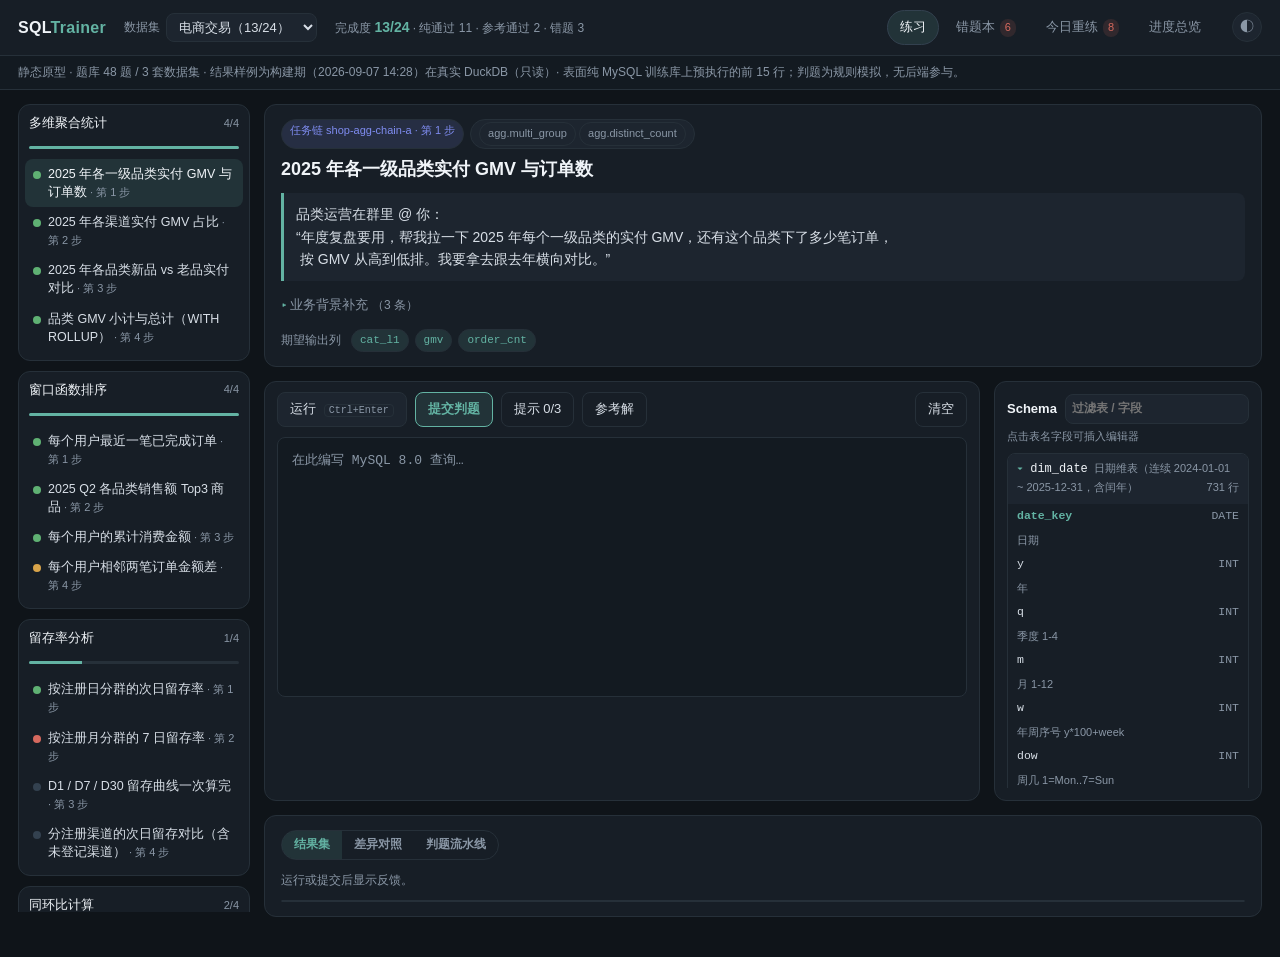
<file: docs/index.html>
<!DOCTYPE html>
<html lang="zh-CN" data-theme="dark">
<head>
<meta charset="UTF-8" />
<meta name="viewport" content="width=device-width, initial-scale=1.0" />
<title>SQL 业务场景训练器</title>
<link rel="stylesheet" href="assets/css/prototype.css" />
</head>
<body>

<header class="topbar">
  <div class="brand">
    SQL<span>Trainer</span>
  </div>

  <label class="picker">
    <span>数据集</span>
    <select id="datasetSelect"></select>
  </label>

  <div class="overall" id="overallStat">完成度 —</div>

  <nav class="tabs" id="tabs">
    <button class="tab is-active" data-view="practice">练习</button>
    <button class="tab" data-view="wrong">错题本<em class="badge" id="wrongBadge">0</em></button>
    <button class="tab" data-view="srs">今日重练<em class="badge" id="srsBadge">0</em></button>
    <button class="tab" data-view="overview">进度总览</button>
  </nav>

  <button class="icon-btn" id="themeToggle" title="切换明暗">◐</button>
</header>

<div class="notice" id="buildNotice"></div>

<!-- ============ 练习视图 ============ -->
<main id="view-practice" class="view layout">
  <aside class="rail" id="scenarioNav"></aside>

  <section class="workspace">
    <div class="card q-head">
      <div class="q-meta">
        <span class="chip chain" id="chainMeta"></span>
        <span class="chip" id="capChips"></span>
      </div>
      <h2 id="qTitle">—</h2>
      <div class="prompt" id="businessPrompt"></div>

      <details class="fold" id="notesFold">
        <summary>业务背景补充 <span class="muted" id="notesCount"></span></summary>
        <ul id="contextNotes"></ul>
      </details>

      <div class="expected">
        <span class="lbl">期望输出列</span>
        <div class="chips" id="expectedCols"></div>
      </div>
    </div>

    <div class="editor-row">
      <div class="card editor-pane">
        <div class="toolbar">
          <button class="btn" id="btnRun">运行 <kbd>Ctrl+Enter</kbd></button>
          <button class="btn primary" id="btnSubmit">提交判题</button>
          <button class="btn ghost" id="btnHint">提示 <span id="hintCounter">0/3</span></button>
          <button class="btn ghost" id="btnReveal">参考解</button>
          <span class="spacer"></span>
          <button class="btn ghost" id="btnClear">清空</button>
        </div>
        <div class="editor-wrap">
          <pre id="highlight" aria-hidden="true"></pre>
          <textarea id="sqlEditor" spellcheck="false" placeholder="在此编写 MySQL 8.0 查询…"></textarea>
        </div>
      </div>

      <aside class="card schema-pane">
        <div class="schema-head">
          <span>Schema</span>
          <input id="schemaSearch" class="mini-input" placeholder="过滤表 / 字段" />
        </div>
        <div class="schema-tip muted">点击表名字段可插入编辑器</div>
        <div id="schemaTree" class="schema-tree"></div>
      </aside>
    </div>

    <div class="card hint-card" id="hintCard" hidden>
      <div class="card-title">提示<span class="muted" id="hintWarn"></span></div>
      <ol id="hintList"></ol>
    </div>

    <div class="card result-card">
      <div class="card-title">
        <span class="seg" id="resultSeg">
          <button class="seg-btn is-active" data-pane="rows">结果集</button>
          <button class="seg-btn" data-pane="diff">差异对照</button>
          <button class="seg-btn" data-pane="pipeline">判题流水线</button>
        </span>
        <span class="verdict hidden" id="verdictBadge"></span>
      </div>
      <div class="feedback" id="feedback"><span class="muted">运行或提交后显示反馈。</span></div>
      <div class="table-wrap" id="resultTableWrap"></div>
    </div>

    <div class="card ref-card" id="refCard" hidden>
      <div class="card-title">MySQL 参考解<span class="muted">与学习者同一条翻译路径执行</span></div>
      <pre class="code" id="refSql"></pre>
      <details class="fold" open>
        <summary>讲解</summary>
        <div class="prose" id="refExplanation"></div>
      </details>
      <details class="fold">
        <summary>常见坑 <span class="muted" id="pitCount"></span></summary>
        <ul id="refPitfalls"></ul>
      </details>
      <details class="fold">
        <summary>翻译后 SQL（DuckDB 实际执行）</summary>
        <pre class="code" id="refTranslated"></pre>
      </details>
    </div>
  </section>
</main>

<!-- ============ 错题本 ============ -->
<main id="view-wrong" class="view page" hidden>
  <div class="page-head">
    <h2>错题本</h2>
    <p class="muted">按能力点聚类归因 —— 判定为 FAIL / HARDCODE_SUSPECTED 的提交自动进入这里。</p>
  </div>
  <div id="wrongList" class="groups"></div>
</main>

<!-- ============ 今日重练 ============ -->
<main id="view-srs" class="view page" hidden>
  <div class="page-head">
    <h2>今日重练</h2>
    <p class="muted">间隔重练 SRS：通过后按 1 / 3 / 7 / 21 / 60 天梯度排期。</p>
  </div>
  <div id="srsList" class="groups"></div>
</main>

<!-- ============ 进度总览 ============ -->
<main id="view-overview" class="view page" hidden>
  <div class="page-head">
    <h2>进度总览</h2>
    <p class="muted">当前数据集的场景完成度与能力点归因。刷新页面可重置演示状态。</p>
  </div>
  <div id="overviewScenarios" class="grid-cards"></div>

  <div class="card">
    <div class="card-title">能力点掌握度<span class="muted">按题目声明的 capability_points 统计</span></div>
    <div id="overviewCaps" class="cap-list"></div>
  </div>

  <details class="card fold-card">
    <summary>判题反馈码（PRD §7.2）</summary>
    <table class="grid" id="codeTable"></table>
  </details>
</main>

<div id="toast" class="toast"></div>

<script src="data/datasets.js"></script>
<script src="data/questions.js"></script>
<script src="data/progress.js"></script>
<script src="assets/js/sql-highlight.js"></script>
<script src="assets/js/mock-engine.js"></script>
<script src="assets/js/app.js"></script>
</body>
</html>
</file>
<file: docs/assets/css/prototype.css>
/* ==========================================================================
   SQL Trainer · 静态原型样式
   主题：默认暗色，data-theme="light" 或系统浅色时切亮色；低饱和治愈风。
   ========================================================================== */

:root {
  --bg: #0f1419;
  --bg-soft: #131a21;
  --panel: #171e26;
  --panel-2: #1d252f;
  --border: #263039;
  --border-strong: #33414f;
  --text: #d8dfe7;
  --text-strong: #f0f4f8;
  --muted: #8a97a6;
  --accent: #63b3a3;
  --accent-soft: rgba(99, 179, 163, .14);
  --indigo: #7f8cf0;
  --indigo-soft: rgba(127, 140, 240, .14);
  --warn: #d8a44a;
  --warn-soft: rgba(216, 164, 74, .14);
  --fail: #d6695e;
  --fail-soft: rgba(214, 105, 94, .14);
  --pass: #5fb173;
  --pass-soft: rgba(95, 177, 115, .15);
  --radius: 12px;
  --radius-sm: 8px;
  --mono: "JetBrains Mono", "Cascadia Mono", "SFMono-Regular", Consolas, "Liberation Mono", Menlo, monospace;
  --sans: -apple-system, BlinkMacSystemFont, "Segoe UI", "PingFang SC", "Hiragino Sans GB",
          "Microsoft YaHei", "Source Han Sans SC", sans-serif;
}

[data-theme="light"] {
  --bg: #f4f7f9;
  --bg-soft: #eef2f5;
  --panel: #ffffff;
  --panel-2: #f7f9fb;
  --border: #e2e8ee;
  --border-strong: #d2dae3;
  --text: #26323d;
  --text-strong: #10181f;
  --muted: #6d7a89;
  --accent: #2f8f7d;
  --accent-soft: rgba(47, 143, 125, .12);
  --indigo: #5468d4;
  --indigo-soft: rgba(84, 104, 212, .12);
  --warn: #b3801c;
  --warn-soft: rgba(179, 128, 28, .12);
  --fail: #c04c43;
  --fail-soft: rgba(192, 76, 67, .12);
  --pass: #3f8f56;
  --pass-soft: rgba(63, 143, 86, .13);
}

* { box-sizing: border-box; }

html, body { height: 100%; }

body {
  margin: 0;
  background: var(--bg);
  color: var(--text);
  font: 14px/1.6 var(--sans);
  -webkit-font-smoothing: antialiased;
}

h2 { font-size: 18px; margin: 0 0 8px; color: var(--text-strong); }
h3 { font-size: 14px; margin: 0 0 6px; color: var(--text-strong); }
.muted { color: var(--muted); font-weight: 400; font-size: 12px; }
.hidden { display: none !important; }

/* ---------- 顶栏 ---------- */
.topbar {
  display: flex; align-items: center; gap: 18px;
  padding: 10px 18px;
  background: var(--panel);
  border-bottom: 1px solid var(--border);
  position: sticky; top: 0; z-index: 30;
}

.brand { font-size: 16px; font-weight: 700; color: var(--text-strong); letter-spacing: .3px; }
.brand span { color: var(--accent); }
.proto-tag {
  margin-left: 8px; font-size: 11px; font-style: normal; font-weight: 500;
  color: var(--warn); background: var(--warn-soft);
  border: 1px solid var(--border); border-radius: 999px; padding: 2px 8px;
}

.picker { display: flex; align-items: center; gap: 6px; font-size: 12px; color: var(--muted); }
select, .mini-input {
  background: var(--panel-2); color: var(--text);
  border: 1px solid var(--border); border-radius: var(--radius-sm);
  padding: 5px 8px; font: inherit; font-size: 13px; outline: none;
}
select:focus, .mini-input:focus { border-color: var(--accent); }

.overall { font-size: 12px; color: var(--muted); white-space: nowrap; }
.overall b { color: var(--accent); font-size: 14px; }

.tabs { margin-left: auto; display: flex; gap: 4px; }
.tab {
  background: transparent; border: 1px solid transparent; color: var(--muted);
  padding: 6px 12px; border-radius: 999px; font: inherit; font-size: 13px; cursor: pointer;
}
.tab:hover { color: var(--text); background: var(--panel-2); }
.tab.is-active { color: var(--text-strong); background: var(--accent-soft); border-color: var(--border-strong); }
.badge {
  display: inline-block; min-width: 16px; margin-left: 5px; padding: 0 5px;
  background: var(--fail-soft); color: var(--fail);
  border-radius: 999px; font-size: 11px; font-style: normal; text-align: center;
}
.icon-btn {
  background: var(--panel-2); border: 1px solid var(--border); color: var(--muted);
  width: 30px; height: 30px; border-radius: 50%; cursor: pointer; font-size: 14px;
}
.icon-btn:hover { color: var(--text); border-color: var(--border-strong); }

.notice {
  padding: 7px 18px; font-size: 12px; color: var(--muted);
  background: var(--bg-soft); border-bottom: 1px solid var(--border);
}

/* ---------- 布局 ---------- */
.layout { display: grid; grid-template-columns: 232px minmax(0, 1fr); gap: 14px; padding: 14px 18px 40px; }
.view.page { padding: 20px 24px 48px; max-width: 1080px; }
.page-head { margin-bottom: 16px; }
.page-head p { margin: 0; }

.rail { position: sticky; top: 66px; align-self: start; max-height: calc(100vh - 92px); overflow: auto; }
.rail::-webkit-scrollbar, .schema-tree::-webkit-scrollbar, .table-wrap::-webkit-scrollbar { width: 8px; height: 8px; }
.rail::-webkit-scrollbar-thumb, .schema-tree::-webkit-scrollbar-thumb, .table-wrap::-webkit-scrollbar-thumb {
  background: var(--border-strong); border-radius: 8px;
}

.scenario { margin-bottom: 10px; background: var(--panel); border: 1px solid var(--border); border-radius: var(--radius); overflow: hidden; }
.scenario-head {
  display: flex; align-items: center; justify-content: space-between; gap: 6px;
  padding: 8px 10px; cursor: pointer; font-size: 13px; color: var(--text-strong);
}
.scenario-head .cnt { font-size: 11px; color: var(--muted); }
.scenario-head .bar { height: 3px; background: var(--border); border-radius: 2px; margin-top: 6px; overflow: hidden; }
.scenario-head .bar i { display: block; height: 100%; background: var(--accent); }
.scenario-body { padding: 2px 6px 8px; }

.qitem {
  display: flex; gap: 7px; align-items: flex-start;
  padding: 6px 8px; border-radius: var(--radius-sm);
  font-size: 12.5px; color: var(--text); cursor: pointer; line-height: 1.45;
}
.qitem:hover { background: var(--panel-2); }
.qitem.is-active { background: var(--accent-soft); color: var(--text-strong); }
.qitem .dot { flex: 0 0 auto; width: 8px; height: 8px; margin-top: 6px; border-radius: 50%; background: var(--border-strong); }
.qitem.pass .dot { background: var(--pass); }
.qitem.ref .dot { background: var(--warn); }
.qitem.fail .dot { background: var(--fail); }
.qitem .step { color: var(--muted); font-size: 11px; }

.workspace { display: flex; flex-direction: column; gap: 14px; min-width: 0; }

.card {
  background: var(--panel); border: 1px solid var(--border);
  border-radius: var(--radius); padding: 14px 16px;
}
.card-title {
  display: flex; align-items: center; justify-content: space-between; gap: 10px;
  font-size: 13px; font-weight: 600; color: var(--text-strong); margin-bottom: 10px;
}

.q-head h2 { margin: 6px 0 10px; }
.q-meta { display: flex; flex-wrap: wrap; gap: 6px; }
.chip {
  display: inline-block; font-size: 11px; padding: 2px 8px; border-radius: 999px;
  color: var(--muted); background: var(--panel-2); border: 1px solid var(--border);
}
.chip.chain { color: var(--indigo); background: var(--indigo-soft); }
.chips { display: flex; flex-wrap: wrap; gap: 6px; }

.prompt {
  white-space: pre-wrap; background: var(--panel-2); border-left: 3px solid var(--accent);
  border-radius: 0 var(--radius-sm) var(--radius-sm) 0; padding: 10px 12px; color: var(--text);
}
.expected { display: flex; align-items: center; gap: 10px; margin-top: 10px; flex-wrap: wrap; }
.expected .lbl { font-size: 12px; color: var(--muted); }
.expected .chip { color: var(--accent); background: var(--accent-soft); font-family: var(--mono); }

.fold { margin-top: 10px; }
.fold > summary {
  cursor: pointer; font-size: 12.5px; color: var(--muted); padding: 4px 0; list-style: none;
}
.fold > summary::-webkit-details-marker { display: none; }
.fold > summary::before { content: "▸ "; color: var(--accent); }
.fold[open] > summary::before { content: "▾ "; }
.fold ul { margin: 6px 0 0; padding-left: 18px; color: var(--text); font-size: 13px; }
.fold li { margin: 3px 0; }

/* ---------- 编辑器 ---------- */
.editor-row { display: grid; grid-template-columns: minmax(0, 1fr) 268px; gap: 14px; }
.editor-pane { padding: 10px 12px 12px; }
.toolbar { display: flex; align-items: center; gap: 8px; flex-wrap: wrap; margin-bottom: 10px; }
.spacer { flex: 1; }

.btn {
  background: var(--panel-2); border: 1px solid var(--border); color: var(--text);
  padding: 6px 12px; border-radius: var(--radius-sm); font: inherit; font-size: 13px; cursor: pointer;
}
.btn:hover { border-color: var(--border-strong); color: var(--text-strong); }
.btn.primary { background: var(--accent-soft); border-color: var(--accent); color: var(--accent); font-weight: 600; }
.btn.ghost { background: transparent; }
.btn kbd {
  font-family: var(--mono); font-size: 10px; color: var(--muted);
  border: 1px solid var(--border); border-radius: 4px; padding: 0 4px; margin-left: 4px;
}

.editor-wrap {
  position: relative; height: 260px;
  background: var(--bg-soft); border: 1px solid var(--border); border-radius: var(--radius-sm); overflow: hidden;
}
.editor-wrap pre, .editor-wrap textarea {
  margin: 0; padding: 12px 14px; font: 13px/1.65 var(--mono);
  white-space: pre; tab-size: 4; border: 0; width: 100%; height: 100%; overflow: auto;
}
.editor-wrap pre { position: absolute; inset: 0; pointer-events: none; color: var(--text); }
.editor-wrap textarea {
  position: relative; background: transparent; color: transparent; caret-color: var(--accent);
  resize: none; outline: none;
}
.editor-wrap textarea::placeholder { color: var(--muted); }

.tok-kw { color: var(--indigo); font-weight: 600; }
.tok-fn { color: var(--accent); }
.tok-str { color: var(--warn); }
.tok-num { color: #c98fb0; }
.tok-com { color: var(--muted); font-style: italic; }

/* ---------- Schema ---------- */
.schema-pane { padding: 12px; align-self: start; max-height: 420px; display: flex; flex-direction: column; }
.schema-head { display: flex; align-items: center; gap: 8px; font-size: 13px; font-weight: 600; color: var(--text-strong); }
.schema-head .mini-input { flex: 1; min-width: 0; font-size: 12px; padding: 4px 6px; }
.schema-tip { font-size: 11px; margin: 4px 0 8px; }
.schema-tree { overflow: auto; flex: 1; }

.schema-table { border: 1px solid var(--border); border-radius: var(--radius-sm); margin-bottom: 6px; overflow: hidden; }
.schema-table > summary {
  cursor: pointer; padding: 6px 9px; background: var(--panel-2);
  font-family: var(--mono); font-size: 12px; color: var(--text-strong); list-style: none;
}
.schema-table > summary::-webkit-details-marker { display: none; }
.schema-table > summary::before { content: "▸ "; color: var(--accent); }
.schema-table[open] > summary::before { content: "▾ "; }
.schema-table > summary .tcomment { font-family: var(--sans); color: var(--muted); font-size: 11px; margin-left: 6px; }
.schema-table > summary .tcount { float: right; color: var(--muted); font-size: 11px; font-family: var(--sans); }

.col-row {
  display: grid; grid-template-columns: minmax(0, 1fr) 62px; gap: 6px;
  padding: 3px 9px; cursor: pointer; font-family: var(--mono); font-size: 11.5px;
}
.col-row:hover { background: var(--accent-soft); }
.col-row .cname { color: var(--text); overflow: hidden; text-overflow: ellipsis; }
.col-row .cname.pk { color: var(--accent); font-weight: 600; }
.col-row .ctype { color: var(--muted); text-align: right; }
.col-row .cnote {
  grid-column: 1 / -1; font-family: var(--sans); font-size: 11px; color: var(--muted);
  overflow: hidden; text-overflow: ellipsis; white-space: nowrap;
}

/* ---------- 提示 / 结果 ---------- */
.hint-card ol { margin: 0; padding-left: 20px; }
.hint-card li { margin: 4px 0; }

.seg { display: inline-flex; border: 1px solid var(--border); border-radius: 999px; overflow: hidden; }
.seg-btn {
  background: transparent; border: 0; color: var(--muted);
  padding: 4px 12px; font: inherit; font-size: 12px; cursor: pointer;
}
.seg-btn.is-active { background: var(--accent-soft); color: var(--accent); }

.verdict {
  font-family: var(--mono); font-size: 12px; padding: 3px 10px; border-radius: 999px; border: 1px solid;
}
.verdict.PASS { color: var(--pass); background: var(--pass-soft); border-color: var(--pass); }
.verdict.REFERENCE_PASS { color: var(--warn); background: var(--warn-soft); border-color: var(--warn); }
.verdict.FAIL { color: var(--fail); background: var(--fail-soft); border-color: var(--fail); }
.verdict.INFO { color: var(--indigo); background: var(--indigo-soft); border-color: var(--indigo); }

.feedback { font-size: 13px; margin-bottom: 10px; }
.feedback .msg { margin-bottom: 6px; }
.feedback .suggest { color: var(--indigo); }
.feedback .demo-flag {
  display: inline-block; font-size: 11px; color: var(--warn);
  background: var(--warn-soft); border-radius: 4px; padding: 1px 6px; margin-left: 6px;
}

.stages { display: flex; flex-wrap: wrap; gap: 6px; margin: 8px 0 2px; }
.stage {
  display: inline-flex; align-items: center; gap: 5px; font-size: 11px;
  padding: 2px 8px; border-radius: 999px; border: 1px solid var(--border); color: var(--muted);
}
.stage.ok { color: var(--pass); border-color: var(--pass); background: var(--pass-soft); }
.stage.bad { color: var(--fail); border-color: var(--fail); background: var(--fail-soft); }
.stage.skip { opacity: .55; }

.table-wrap { overflow: auto; max-height: 340px; border: 1px solid var(--border); border-radius: var(--radius-sm); }
table.grid { width: 100%; border-collapse: collapse; font-size: 12.5px; }
table.grid th, table.grid td {
  padding: 6px 10px; border-bottom: 1px solid var(--border); text-align: left; white-space: nowrap;
}
table.grid thead th {
  position: sticky; top: 0; background: var(--panel-2); color: var(--text-strong);
  font-weight: 600; font-family: var(--mono); font-size: 11.5px; z-index: 1;
}
table.grid tbody tr:hover { background: var(--panel-2); }
table.grid td.num { text-align: right; font-family: var(--mono); }
td.null { color: var(--muted); font-style: italic; }
.diff-ok { background: var(--pass-soft); color: var(--pass); font-family: var(--mono); }
.diff-bad { background: var(--fail-soft); color: var(--fail); font-family: var(--mono); }
.row-lab { color: var(--muted); font-size: 11px; }

.ref-card pre.code, .prose, .fold pre.code {
  background: var(--bg-soft); border: 1px solid var(--border); border-radius: var(--radius-sm);
  padding: 10px 12px; overflow: auto; font-family: var(--mono); font-size: 12.5px; line-height: 1.6;
  margin: 6px 0 0;
}
.prose { font-family: var(--sans); white-space: pre-wrap; font-size: 13px; }

/* ---------- 列表页 ---------- */
.groups { display: flex; flex-direction: column; gap: 12px; }
.group { background: var(--panel); border: 1px solid var(--border); border-radius: var(--radius); padding: 12px 14px; }
.group h3 { display: flex; align-items: center; justify-content: space-between; }
.group .cnt { font-size: 11px; color: var(--muted); font-weight: 400; }
.qrow {
  display: flex; align-items: center; justify-content: space-between; gap: 12px;
  padding: 7px 8px; border-radius: var(--radius-sm); cursor: pointer;
}
.qrow:hover { background: var(--panel-2); }
.qrow .meta { font-size: 11.5px; color: var(--muted); white-space: nowrap; }
.qrow .tag {
  font-size: 11px; padding: 1px 7px; border-radius: 999px; margin-left: 8px;
  border: 1px solid var(--border); color: var(--muted);
}
.qrow .tag.due { color: var(--fail); border-color: var(--fail); background: var(--fail-soft); }
.qrow .tag.soon { color: var(--warn); border-color: var(--warn); background: var(--warn-soft); }

.grid-cards { display: grid; grid-template-columns: repeat(auto-fill, minmax(258px, 1fr)); gap: 12px; margin-bottom: 14px; }
.stat-card { background: var(--panel); border: 1px solid var(--border); border-radius: var(--radius); padding: 12px 14px; }
.stat-card .name { display: flex; justify-content: space-between; font-size: 13px; color: var(--text-strong); margin-bottom: 8px; }
.stat-card .bar { height: 6px; background: var(--panel-2); border: 1px solid var(--border); border-radius: 999px; overflow: hidden; }
.stat-card .bar i { display: block; height: 100%; background: linear-gradient(90deg, var(--accent), var(--indigo)); }
.stat-card .nums { margin-top: 6px; font-size: 11.5px; color: var(--muted); }

.cap-list { display: grid; grid-template-columns: repeat(auto-fill, minmax(268px, 1fr)); gap: 6px 16px; }
.cap-row { display: flex; align-items: center; gap: 8px; font-size: 12.5px; padding: 3px 0; }
.cap-row .cap-name { flex: 1; min-width: 0; overflow: hidden; text-overflow: ellipsis; white-space: nowrap; }
.cap-row .cap-bar { width: 68px; height: 5px; background: var(--panel-2); border-radius: 999px; overflow: hidden; }
.cap-row .cap-bar i { display: block; height: 100%; background: var(--accent); }
.cap-row .cap-num { width: 42px; text-align: right; color: var(--muted); font-size: 11.5px; font-family: var(--mono); }
.cap-row.weak .cap-bar i { background: var(--fail); }

.fold-card { margin-top: 14px; }
.fold-card > summary { cursor: pointer; font-size: 13px; font-weight: 600; color: var(--text-strong); list-style: none; }
.fold-card > summary::-webkit-details-marker { display: none; }
.fold-card > summary::before { content: "▸ "; color: var(--accent); }
.fold-card[open] > summary::before { content: "▾ "; }
.fold-card table { margin-top: 10px; }
.fold-card td:first-child { font-family: var(--mono); color: var(--indigo); white-space: nowrap; }
.fold-card td { white-space: normal; }

.empty { padding: 18px; text-align: center; color: var(--muted); font-size: 13px; }

/* ---------- toast ---------- */
.toast {
  position: fixed; left: 50%; bottom: 32px; transform: translateX(-50%) translateY(12px);
  background: var(--panel); border: 1px solid var(--border-strong); color: var(--text-strong);
  padding: 8px 16px; border-radius: 999px; font-size: 13px;
  opacity: 0; pointer-events: none; transition: opacity .18s ease, transform .18s ease; z-index: 50;
}
.toast.show { opacity: 1; transform: translateX(-50%) translateY(0); }

@media (max-width: 1180px) {
  .editor-row { grid-template-columns: minmax(0, 1fr); }
  .schema-pane { max-height: 300px; }
}
@media (max-width: 900px) {
  .layout { grid-template-columns: 1fr; }
  .rail { position: static; max-height: none; }
}
</file>
